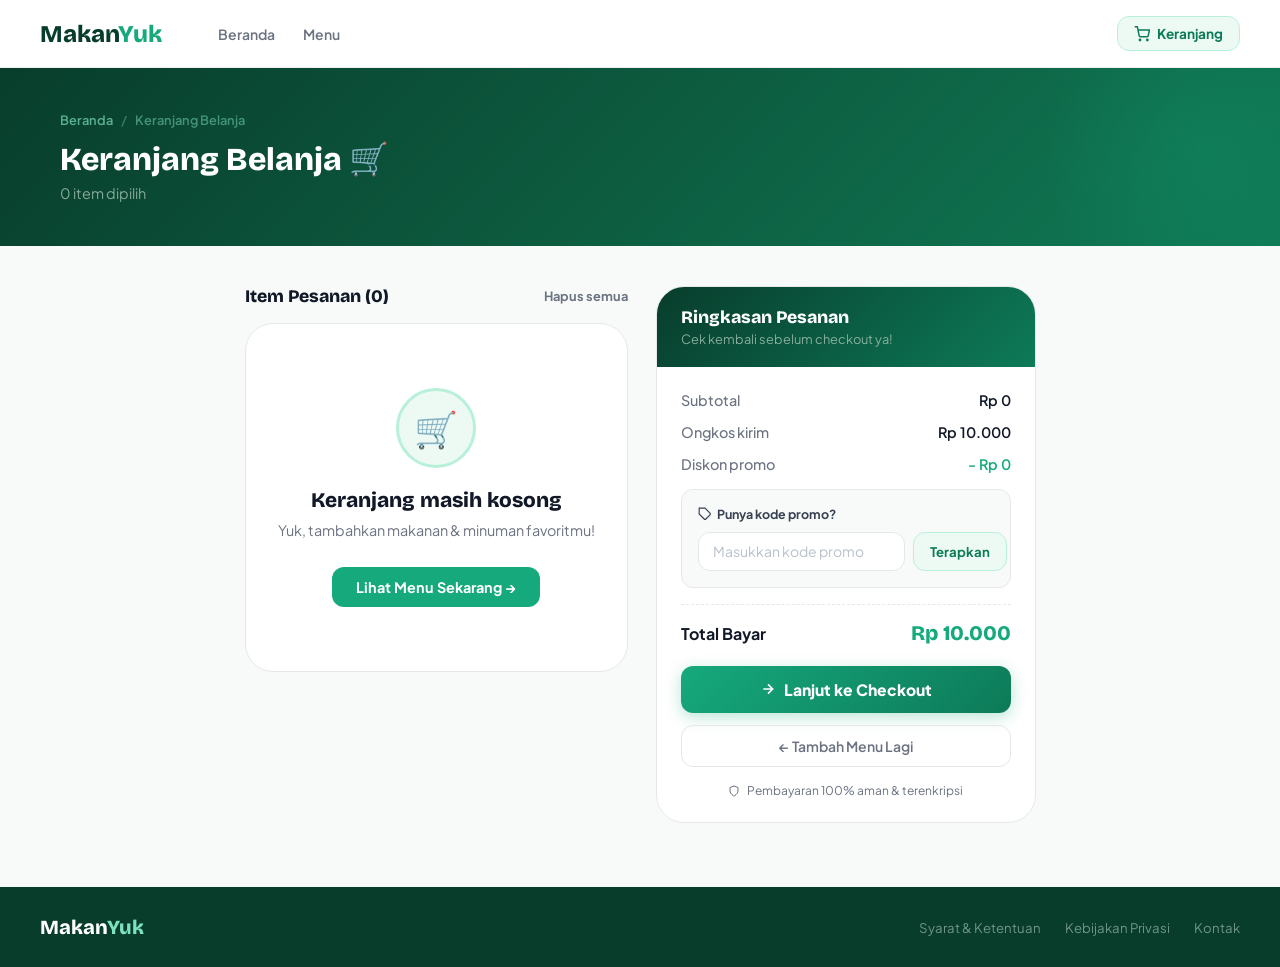
<file: cart_final.html>
<!DOCTYPE html>
<html lang="id">
<head>
<meta charset="UTF-8">
<meta name="viewport" content="width=device-width, initial-scale=1.0">
<title>Keranjang Belanja — MakanYuk</title>
<link href="https://fonts.googleapis.com/css2?family=Plus+Jakarta+Sans:wght@400;500;600;700;800&family=Bricolage+Grotesque:wght@400;600;700;800&display=swap" rel="stylesheet">
<style>
*{box-sizing:border-box;margin:0;padding:0}
:root{
  --brand:#16A97C;--brand-dark:#0D7A58;--brand-deep:#083D2C;
  --brand-light:#EDFAF4;--brand-mid:#7DE0BE;
  --accent:#FF6B35;--accent-soft:#FFF0EA;
  --text:#111827;--text2:#374151;--muted:#6B7280;
  --border:#E5E7EB;--bg:#F8FAF9;--white:#fff;
  --danger:#EF4444;--danger-soft:#FEE2E2;
  --r:12px;--r-lg:20px;--r-xl:28px;
  --font-h:'Bricolage Grotesque',sans-serif;
  --font-b:'Plus Jakarta Sans',sans-serif;
  --shadow:0 1px 4px rgba(0,0,0,.07);
  --shadow-md:0 6px 20px rgba(0,0,0,.09);
}
body{font-family:var(--font-b);color:var(--text);background:var(--bg);-webkit-font-smoothing:antialiased;min-height:100vh;display:flex;flex-direction:column}
a{text-decoration:none;color:inherit}
button{cursor:pointer;font-family:var(--font-b)}

/* ── NAV ── */
.nav{
  position:sticky;top:0;z-index:100;height:68px;
  background:rgba(255,255,255,.88);backdrop-filter:blur(14px);
  border-bottom:1px solid rgba(229,231,235,.7);
  display:flex;align-items:center;padding:0 2.5rem;gap:2rem;
}
.nav-logo{font-family:var(--font-h);font-size:1.5rem;font-weight:800;color:var(--brand-deep)}
.nav-logo em{color:var(--brand);font-style:normal}
.nav-links{display:flex;gap:1.75rem;list-style:none;flex:1;padding-left:1.5rem}
.nav-links a{font-size:.875rem;font-weight:600;color:var(--muted);transition:color .2s}
.nav-links a:hover{color:var(--brand)}
.nav-right{margin-left:auto;display:flex;align-items:center;gap:.75rem}
.nav-cart{
  position:relative;
  background:var(--brand-light);border:1.5px solid #b8f0da;
  border-radius:var(--r);padding:.5rem 1rem;
  display:flex;align-items:center;gap:.45rem;
  font-size:.85rem;font-weight:700;color:var(--brand-dark);
  transition:background .2s;
}
.nav-cart:hover{background:#d5f5eb}
.nav-badge{
  position:absolute;top:-7px;right:-7px;
  width:20px;height:20px;border-radius:50%;
  background:var(--accent);color:#fff;
  font-size:10px;font-weight:800;
  display:flex;align-items:center;justify-content:center;
  border:2px solid #fff;
}

/* ── PAGE HEADER ── */
.page-header{
  background:linear-gradient(135deg,#083D2C 0%,#0D5C40 50%,#0F7A55 100%);
  padding:2.75rem 2.5rem;position:relative;overflow:hidden;
}
.page-header::before{
  content:'';position:absolute;width:320px;height:320px;border-radius:50%;
  background:radial-gradient(circle,rgba(22,169,124,.2),transparent 70%);
  top:-80px;right:-80px;pointer-events:none;
}
.ph-inner{max-width:1160px;margin:0 auto}
.ph-breadcrumb{
  display:flex;align-items:center;gap:.5rem;
  font-size:.8rem;color:rgba(125,224,190,.7);margin-bottom:.75rem;font-weight:600;
}
.ph-breadcrumb a{color:rgba(125,224,190,.7);transition:color .2s}
.ph-breadcrumb a:hover{color:var(--brand-mid)}
.ph-breadcrumb span{opacity:.5}
.page-header h1{
  font-family:var(--font-h);font-size:2rem;font-weight:800;color:#fff;
  margin-bottom:.3rem;
}
.page-header p{font-size:.9rem;color:rgba(167,196,181,.8)}

/* ── LAYOUT ── */
.container{max-width:1160px;margin:0 auto;padding:0 2.5rem}
.cart-layout{
  display:grid;grid-template-columns:1fr 380px;
  gap:1.75rem;padding:2.5rem 0 4rem;
}
@media(max-width:900px){.cart-layout{grid-template-columns:1fr}}
@media(max-width:600px){.container{padding:0 1.25rem}}

/* ── CART ITEMS ── */
.cart-items{display:flex;flex-direction:column;gap:1rem}

.section-label{
  display:flex;align-items:center;justify-content:space-between;
  margin-bottom:1rem;
}
.section-label h2{font-family:var(--font-h);font-size:1.1rem;font-weight:800;color:var(--text)}
.clear-btn{
  font-size:.8rem;font-weight:700;color:var(--muted);
  background:none;border:none;cursor:pointer;transition:color .2s;
}
.clear-btn:hover{color:var(--danger)}

.cart-item{
  background:#fff;border:1px solid var(--border);
  border-radius:var(--r-lg);padding:1.25rem;
  display:flex;align-items:center;gap:1.1rem;
  transition:box-shadow .2s,transform .2s;
}
.cart-item:hover{box-shadow:var(--shadow-md);transform:translateY(-2px)}
.ci-emoji{
  width:70px;height:70px;flex-shrink:0;
  border-radius:14px;
  background:linear-gradient(135deg,#EDFAF4,#d0f5e8);
  display:flex;align-items:center;justify-content:center;
  font-size:2.1rem;
}
.ci-info{flex:1;min-width:0}
.ci-name{font-weight:700;font-size:.975rem;color:var(--text)}
.ci-price-unit{font-size:.8rem;color:var(--muted);margin-top:.15rem}
.ci-price-unit strong{color:var(--brand);font-weight:700}
.qty-ctrl{
  display:flex;align-items:center;gap:.5rem;margin-top:.65rem;
  background:var(--bg);border:1px solid var(--border);
  border-radius:20px;padding:3px;width:fit-content;
}
.qty-btn{
  width:28px;height:28px;border-radius:50%;
  border:none;background:#fff;
  font-size:1.1rem;font-weight:700;
  display:flex;align-items:center;justify-content:center;
  transition:background .2s,color .2s;color:var(--text2);
  box-shadow:0 1px 3px rgba(0,0,0,.08);
}
.qty-btn:hover{background:var(--brand);color:#fff}
.qty-val{
  font-weight:800;font-size:.9rem;
  min-width:28px;text-align:center;color:var(--text);
}
.ci-right{display:flex;flex-direction:column;align-items:flex-end;gap:.5rem}
.ci-total{font-family:var(--font-h);font-size:1.05rem;font-weight:800;color:var(--text)}
.ci-del{
  background:none;border:1px solid var(--border);border-radius:8px;
  color:#CBD5E1;font-size:.75rem;padding:4px 8px;
  transition:all .2s;display:flex;align-items:center;gap:4px;font-weight:600;
}
.ci-del:hover{background:var(--danger-soft);border-color:var(--danger);color:var(--danger)}

/* Empty cart */
.cart-empty{
  background:#fff;border:1px solid var(--border);
  border-radius:var(--r-xl);padding:4rem 2rem;text-align:center;
}
.empty-icon{
  width:80px;height:80px;border-radius:50%;
  background:var(--brand-light);border:3px solid #b8f0da;
  display:flex;align-items:center;justify-content:center;
  font-size:2.2rem;margin:0 auto 1.25rem;
}
.cart-empty h3{font-family:var(--font-h);font-size:1.3rem;font-weight:800;color:var(--text);margin-bottom:.5rem}
.cart-empty p{font-size:.9rem;color:var(--muted);margin-bottom:1.75rem}
.btn-menu{
  display:inline-flex;align-items:center;gap:.5rem;
  background:var(--brand);color:#fff;
  border:none;border-radius:var(--r);
  padding:.7rem 1.5rem;font-size:.9rem;font-weight:700;
  font-family:var(--font-b);cursor:pointer;
  transition:background .2s,transform .15s;
}
.btn-menu:hover{background:var(--brand-dark);transform:translateY(-1px)}

/* ── SUMMARY BOX ── */
.summary-wrap{position:sticky;top:84px;height:fit-content}
.summary-box{
  background:#fff;border:1px solid var(--border);
  border-radius:var(--r-xl);overflow:hidden;
}
.summary-header{
  background:linear-gradient(135deg,var(--brand-deep),var(--brand-dark));
  padding:1.25rem 1.5rem;
}
.summary-header h3{
  font-family:var(--font-h);font-size:1.1rem;font-weight:800;color:#fff;
}
.summary-header p{font-size:.8rem;color:rgba(167,196,181,.8);margin-top:.2rem}
.summary-body{padding:1.5rem}

.summary-row{
  display:flex;justify-content:space-between;align-items:center;
  font-size:.9rem;margin-bottom:.875rem;
}
.summary-row .label-s{color:var(--muted);font-weight:500}
.summary-row .val{color:var(--text);font-weight:600}
.val-green{color:var(--brand)!important}
.val-free{
  background:var(--brand-light);color:var(--brand-dark);
  padding:.2rem .65rem;border-radius:20px;
  font-size:.75rem;font-weight:800;
}

.promo-section{
  background:var(--bg);border:1px solid var(--border);
  border-radius:var(--r);padding:1rem;margin:1rem 0;
}
.promo-label{font-size:.78rem;font-weight:700;color:var(--text2);margin-bottom:.6rem;display:flex;align-items:center;gap:.35rem}
.promo-row{display:flex;gap:.5rem}
.promo-input{
  flex:1;padding:.6rem .875rem;
  border:1.5px solid var(--border);border-radius:var(--r);
  font-size:.875rem;font-family:var(--font-b);color:var(--text);
  background:#fff;outline:none;transition:border-color .2s,box-shadow .2s;
}
.promo-input:focus{border-color:var(--brand);box-shadow:0 0 0 3px rgba(22,169,124,.1)}
.promo-input::placeholder{color:#b8c1cc}
.promo-btn{
  background:var(--brand-light);color:var(--brand-dark);
  border:1.5px solid #b8f0da;border-radius:var(--r);
  padding:.6rem 1rem;font-size:.825rem;font-weight:700;
  font-family:var(--font-b);cursor:pointer;white-space:nowrap;
  transition:background .2s;
}
.promo-btn:hover{background:#c8f4e2}
.promo-result{font-size:.78rem;margin-top:.5rem;display:none}
.promo-ok{color:var(--brand);font-weight:600}
.promo-err{color:var(--danger);font-weight:600}

.summary-divider{border:none;border-top:1.5px dashed var(--border);margin:1rem 0}

.summary-total{
  display:flex;justify-content:space-between;align-items:center;
  margin-bottom:1.25rem;
}
.summary-total .tl{font-weight:700;font-size:1rem;color:var(--text)}
.summary-total .tv{
  font-family:var(--font-h);font-size:1.3rem;font-weight:800;color:var(--brand);
}

.btn-checkout{
  width:100%;padding:.875rem;
  background:linear-gradient(135deg,var(--brand),var(--brand-dark));
  color:#fff;border:none;border-radius:var(--r);
  font-size:.975rem;font-weight:800;font-family:var(--font-b);
  cursor:pointer;transition:opacity .2s,transform .15s;
  box-shadow:0 4px 16px rgba(22,169,124,.3);
  display:flex;align-items:center;justify-content:center;gap:.5rem;
}
.btn-checkout:hover{opacity:.92;transform:translateY(-1px)}
.btn-back{
  width:100%;padding:.7rem;margin-top:.75rem;
  background:transparent;color:var(--muted);
  border:1.5px solid var(--border);border-radius:var(--r);
  font-size:.875rem;font-weight:600;font-family:var(--font-b);
  cursor:pointer;transition:all .2s;
  display:flex;align-items:center;justify-content:center;gap:.4rem;
}
.btn-back:hover{border-color:var(--brand);color:var(--brand);background:var(--brand-light)}

.secure-note{
  display:flex;align-items:center;justify-content:center;gap:.4rem;
  margin-top:1rem;font-size:.75rem;color:var(--muted);
}

/* ── ALSO LIKE ── */
.also-like{margin-top:2rem}
.al-title{font-family:var(--font-h);font-size:1rem;font-weight:800;color:var(--text);margin-bottom:1rem}
.al-grid{display:grid;grid-template-columns:repeat(auto-fill,minmax(160px,1fr));gap:.875rem}
.al-card{
  background:#fff;border:1px solid var(--border);
  border-radius:var(--r-lg);overflow:hidden;cursor:pointer;
  transition:transform .2s,box-shadow .2s;
}
.al-card:hover{transform:translateY(-3px);box-shadow:var(--shadow-md)}
.al-img{
  height:90px;
  background:linear-gradient(135deg,#EDFAF4,#d0f5e8);
  display:flex;align-items:center;justify-content:center;font-size:2rem;
}
.al-body{padding:.75rem}
.al-name{font-weight:700;font-size:.8rem;color:var(--text);margin-bottom:.5rem}
.al-foot{display:flex;align-items:center;justify-content:space-between}
.al-price{font-weight:800;font-size:.85rem;color:var(--text)}
.al-add{
  width:26px;height:26px;border-radius:50%;
  background:var(--brand);color:#fff;border:none;
  font-size:1.1rem;display:flex;align-items:center;justify-content:center;
  transition:background .15s;
}
.al-add:hover{background:var(--brand-dark)}

/* ── TOAST ── */
.toast-wrap{position:fixed;bottom:1.5rem;right:1.5rem;z-index:9999;display:flex;flex-direction:column;gap:.5rem}
.toast{
  padding:.75rem 1.25rem;border-radius:var(--r);
  font-size:.875rem;font-weight:600;
  box-shadow:0 8px 24px rgba(0,0,0,.18);
  animation:fadeUp .3s ease;
}
.toast-ok{background:var(--brand-dark);color:#fff}
.toast-err{background:#991B1B;color:#fff}
@keyframes fadeUp{from{opacity:0;transform:translateY(10px)}to{opacity:1;transform:translateY(0)}}

/* ── FOOTER ── */
footer{
  background:var(--brand-deep);padding:1.75rem 2.5rem;margin-top:auto;
  display:flex;justify-content:space-between;align-items:center;flex-wrap:wrap;gap:1rem;
}
.footer-logo{font-family:var(--font-h);font-size:1.25rem;font-weight:800;color:#fff}
.footer-logo em{color:var(--brand-mid);font-style:normal}
.footer-links{display:flex;gap:1.5rem}
.footer-links a{font-size:.825rem;color:rgba(167,196,181,.65);transition:color .2s}
.footer-links a:hover{color:#fff}
</style>
</head>
<body>

<!-- NAV -->
<nav class="nav">
  <a href="index_final.html" class="nav-logo">Makan<em>Yuk</em></a>
  <ul class="nav-links">
    <li><a href="index_final.html">Beranda</a></li>
    <li><a href="index_final.html#menu">Menu</a></li>
  </ul>
  <div class="nav-right">
    <a href="cart_final.html" class="nav-cart">
      <svg width="16" height="16" fill="none" stroke="currentColor" stroke-width="2.2" viewBox="0 0 24 24">
        <circle cx="9" cy="21" r="1"/><circle cx="20" cy="21" r="1"/>
        <path d="M1 1h4l2.68 13.39a2 2 0 002 1.61h9.72a2 2 0 002-1.61L23 6H6"/>
      </svg>
      Keranjang
      <span class="nav-badge" id="nav-badge" style="display:none">0</span>
    </a>
  </div>
</nav>

<!-- PAGE HEADER -->
<div class="page-header">
  <div class="ph-inner">
    <div class="ph-breadcrumb">
      <a href="index_final.html">Beranda</a>
      <span>/</span>
      <span style="color:var(--brand-mid)">Keranjang Belanja</span>
    </div>
    <h1>Keranjang Belanja 🛒</h1>
    <p id="cart-count-label">0 item dipilih</p>
  </div>
</div>

<!-- MAIN -->
<div class="container">
  <div class="cart-layout">

    <!-- LEFT: ITEMS -->
    <div>
      <div class="section-label">
        <h2 id="items-heading">Item Pesanan</h2>
        <button class="clear-btn" onclick="clearAll()">Hapus semua</button>
      </div>
      <div class="cart-items" id="cart-items"></div>

      <!-- Mungkin suka -->
      <div class="also-like" id="also-like" style="display:none">
        <div class="al-title">Mungkin kamu juga suka 👀</div>
        <div class="al-grid" id="also-grid"></div>
      </div>
    </div>

    <!-- RIGHT: SUMMARY -->
    <div>
      <div class="summary-wrap">
        <div class="summary-box">
          <div class="summary-header">
            <h3>Ringkasan Pesanan</h3>
            <p>Cek kembali sebelum checkout ya!</p>
          </div>
          <div class="summary-body">
            <div class="summary-row">
              <span class="label-s">Subtotal</span>
              <span class="val" id="subtotal">Rp 0</span>
            </div>
            <div class="summary-row">
              <span class="label-s">Ongkos kirim</span>
              <span class="val" id="ongkir">Rp 10.000</span>
            </div>
            <div class="summary-row">
              <span class="label-s">Diskon promo</span>
              <span class="val val-green" id="diskon">- Rp 0</span>
            </div>

            <div class="promo-section">
              <div class="promo-label">
                <svg width="14" height="14" fill="none" stroke="currentColor" stroke-width="2" viewBox="0 0 24 24"><path d="M20.59 13.41l-7.17 7.17a2 2 0 01-2.83 0L2 12V2h10l8.59 8.59a2 2 0 010 2.82z"/><line x1="7" y1="7" x2="7.01" y2="7"/></svg>
                Punya kode promo?
              </div>
              <div class="promo-row">
                <input class="promo-input" type="text" placeholder="Masukkan kode promo" id="promo-code">
                <button class="promo-btn" onclick="applyPromo()">Terapkan</button>
              </div>
              <div class="promo-result" id="promo-result"></div>
            </div>

            <hr class="summary-divider">

            <div class="summary-total">
              <span class="tl">Total Bayar</span>
              <span class="tv" id="total">Rp 0</span>
            </div>

            <button class="btn-checkout" onclick="goCheckout()">
              <svg width="16" height="16" fill="none" stroke="currentColor" stroke-width="2.5" viewBox="0 0 24 24"><path d="M5 12h14M12 5l7 7-7 7"/></svg>
              Lanjut ke Checkout
            </button>
            <button class="btn-back" onclick="location.href='index_final.html'">
              ← Tambah Menu Lagi
            </button>

            <div class="secure-note">
              <svg width="12" height="12" fill="none" stroke="currentColor" stroke-width="2" viewBox="0 0 24 24"><path d="M12 22s8-4 8-10V5l-8-3-8 3v7c0 6 8 10 8 10z"/></svg>
              Pembayaran 100% aman & terenkripsi
            </div>
          </div>
        </div>
      </div>
    </div>

  </div>
</div>

<footer>
  <div class="footer-logo">Makan<em>Yuk</em></div>
  <div class="footer-links">
    <a href="#">Syarat & Ketentuan</a>
    <a href="#">Kebijakan Privasi</a>
    <a href="#">Kontak</a>
  </div>
</footer>

<div class="toast-wrap" id="toast-wrap"></div>

<script>
const SUGGESTIONS = [
  {id:3, name:"Mie Ayam Spesial",    price:22000, emoji:"🍜"},
  {id:5, name:"Es Matcha Latte",     price:22000, emoji:"🍵"},
  {id:7, name:"Pisang Goreng Keju",  price:10000, emoji:"🍌"},
  {id:10,name:"Es Krim Coklat",      price:12000, emoji:"🍫"},
];

let cart = JSON.parse(localStorage.getItem('makanyuk_cart') || '[]');
let discount = 0;

function fmtRp(n){ return 'Rp ' + n.toLocaleString('id-ID') }
function cartTotal(){ return cart.reduce((s,i) => s + i.price * i.qty, 0) }

function saveCart(){
  localStorage.setItem('makanyuk_cart', JSON.stringify(cart));
  updateNavBadge();
}
function updateNavBadge(){
  const t = cart.reduce((s,i) => s + i.qty, 0);
  const b = document.getElementById('nav-badge');
  if(b){ b.textContent = t; b.style.display = t > 0 ? 'flex' : 'none'; }
}

function toast(msg, type='ok'){
  const w = document.getElementById('toast-wrap');
  const t = document.createElement('div');
  t.className = 'toast toast-' + type;
  t.textContent = msg;
  w.appendChild(t);
  setTimeout(() => t.remove(), 2600);
}

function renderCart(){
  const container = document.getElementById('cart-items');
  const count = cart.reduce((s,i) => s + i.qty, 0);
  document.getElementById('cart-count-label').textContent = count + ' item dipilih';
  document.getElementById('items-heading').textContent = 'Item Pesanan (' + cart.length + ')';

  if(cart.length === 0){
    document.getElementById('also-like').style.display = 'none';
    container.innerHTML = `
      <div class="cart-empty">
        <div class="empty-icon">🛒</div>
        <h3>Keranjang masih kosong</h3>
        <p>Yuk, tambahkan makanan & minuman favoritmu!</p>
        <button class="btn-menu" onclick="location.href='index_final.html'">
          Lihat Menu Sekarang →
        </button>
      </div>`;
    updateSummary();
    return;
  }

  // Tampilkan saran produk yang belum di cart
  const cartIds = cart.map(i => i.id);
  const suggestions = SUGGESTIONS.filter(s => !cartIds.includes(s.id)).slice(0, 4);
  if(suggestions.length > 0){
    document.getElementById('also-like').style.display = 'block';
    document.getElementById('also-grid').innerHTML = suggestions.map(s => `
      <div class="al-card">
        <div class="al-img">${s.emoji}</div>
        <div class="al-body">
          <div class="al-name">${s.name}</div>
          <div class="al-foot">
            <span class="al-price">${fmtRp(s.price)}</span>
            <button class="al-add" onclick="addSuggestion(${s.id},'${s.name}',${s.price},'${s.emoji}')">+</button>
          </div>
        </div>
      </div>
    `).join('');
  } else {
    document.getElementById('also-like').style.display = 'none';
  }

  container.innerHTML = cart.map(item => `
    <div class="cart-item">
      <div class="ci-emoji">${item.img}</div>
      <div class="ci-info">
        <div class="ci-name">${item.name}</div>
        <div class="ci-price-unit">Harga satuan: <strong>${fmtRp(item.price)}</strong></div>
        <div class="qty-ctrl">
          <button class="qty-btn" onclick="changeQty(${item.id}, -1)">−</button>
          <span class="qty-val">${item.qty}</span>
          <button class="qty-btn" onclick="changeQty(${item.id}, 1)">+</button>
        </div>
      </div>
      <div class="ci-right">
        <div class="ci-total">${fmtRp(item.price * item.qty)}</div>
        <button class="ci-del" onclick="deleteItem(${item.id})">
          <svg width="11" height="11" fill="none" stroke="currentColor" stroke-width="2.5" viewBox="0 0 24 24"><line x1="18" y1="6" x2="6" y2="18"/><line x1="6" y1="6" x2="18" y2="18"/></svg>
          Hapus
        </button>
      </div>
    </div>
  `).join('');

  updateSummary();
}

function updateSummary(){
  const sub = cartTotal();
  const ongkir = sub >= 50000 ? 0 : 10000;
  const total = Math.max(0, sub + ongkir - discount);
  document.getElementById('subtotal').textContent = fmtRp(sub);
  const ongkirEl = document.getElementById('ongkir');
  if(ongkir === 0){
    ongkirEl.innerHTML = '<span class="val-free">Gratis ✓</span>';
  } else {
    ongkirEl.textContent = fmtRp(ongkir);
    ongkirEl.className = 'val';
  }
  document.getElementById('diskon').textContent = '- ' + fmtRp(discount);
  document.getElementById('total').textContent = fmtRp(total);
}

function changeQty(id, delta){
  const item = cart.find(i => i.id === id);
  if(!item) return;
  const newQty = item.qty + delta;
  if(newQty <= 0){ deleteItem(id); return; }
  item.qty = newQty;
  saveCart();
  renderCart();
}

function deleteItem(id){
  cart = cart.filter(i => i.id !== id);
  saveCart();
  renderCart();
  toast('Item dihapus dari keranjang');
}

function clearAll(){
  if(!cart.length) return;
  if(!confirm('Hapus semua item dari keranjang?')) return;
  cart = [];
  saveCart();
  renderCart();
  toast('Keranjang dikosongkan');
}

function addSuggestion(id, name, price, emoji){
  const ex = cart.find(i => i.id === id);
  if(ex) ex.qty++;
  else cart.push({id, name, price, img: emoji, qty: 1});
  saveCart();
  renderCart();
  toast(emoji + ' ' + name + ' ditambahkan!');
}

function applyPromo(){
  const code = document.getElementById('promo-code').value.trim().toUpperCase();
  const resultEl = document.getElementById('promo-result');
  resultEl.style.display = 'block';
  if(code === 'MAKANYUK10'){
    discount = Math.round(cartTotal() * 0.1);
    resultEl.className = 'promo-result promo-ok';
    resultEl.textContent = '✓ Promo berhasil! Diskon 10% diterapkan';
    toast('Promo MAKANYUK10 berhasil!');
  } else if(code === 'MAKANYUK20'){
    discount = Math.round(cartTotal() * 0.2);
    resultEl.className = 'promo-result promo-ok';
    resultEl.textContent = '✓ Promo berhasil! Diskon 20% diterapkan';
    toast('Promo MAKANYUK20 berhasil!');
  } else {
    discount = 0;
    resultEl.className = 'promo-result promo-err';
    resultEl.textContent = '✗ Kode promo tidak valid atau sudah kadaluarsa';
    toast('Kode promo tidak valid', 'err');
  }
  updateSummary();
}

function goCheckout(){
  if(!cart.length) return toast('Keranjang masih kosong', 'err');
  const user = JSON.parse(localStorage.getItem('makanyuk_user') || 'null');
  if(!user){
    toast('Silakan login terlebih dahulu', 'err');
    setTimeout(() => location.href = 'login_final.html', 1200);
    return;
  }
  toast('Mengarahkan ke halaman checkout...');
  setTimeout(() => location.href = 'checkout.html', 1000);
}

updateNavBadge();
renderCart();
</script>
</body>
</html>
</file>
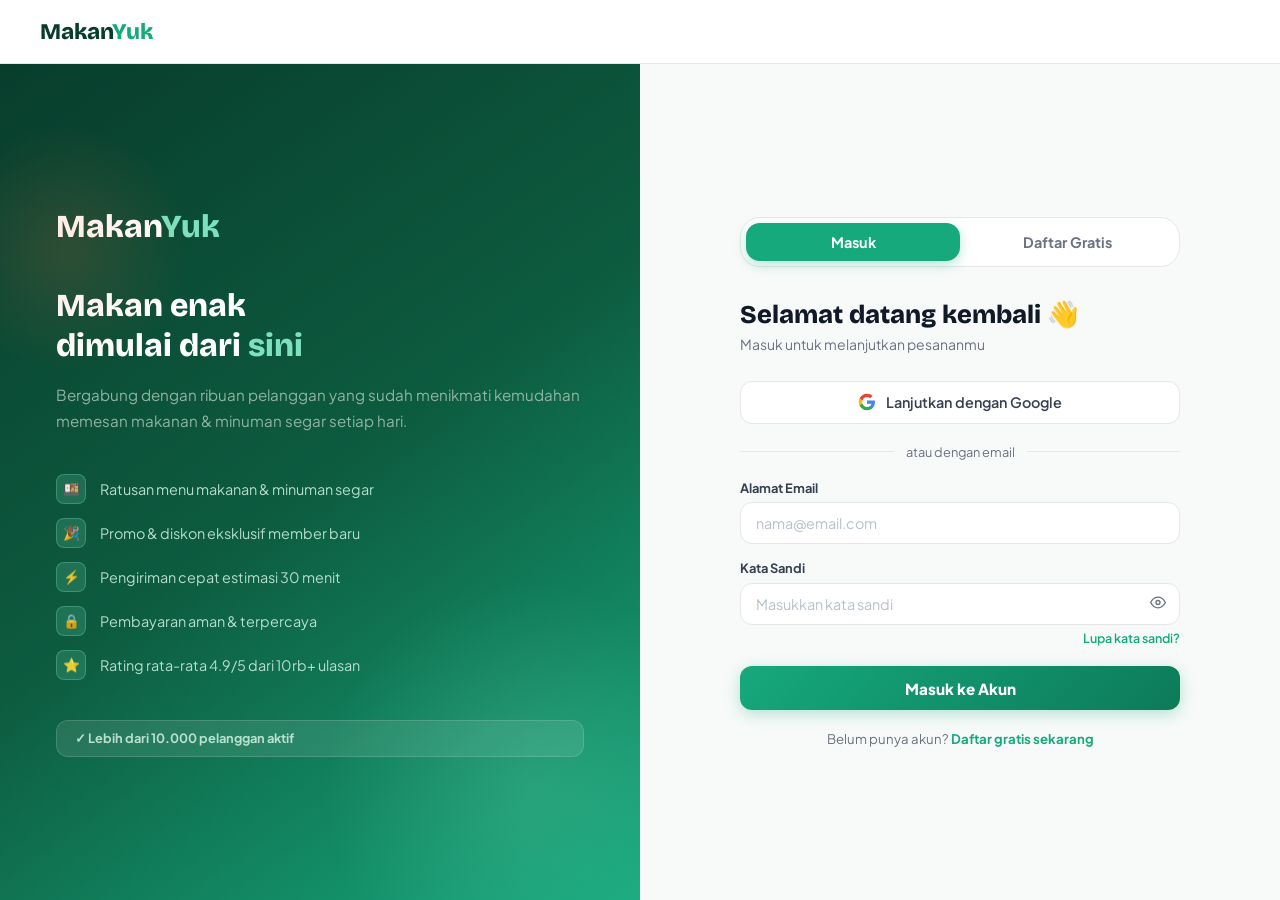
<file: login.html>
<!DOCTYPE html>
<html lang="id">
<head>
<meta charset="UTF-8">
<meta name="viewport" content="width=device-width, initial-scale=1.0">
<title>Masuk / Daftar — MakanYuk</title>
<link href="https://fonts.googleapis.com/css2?family=Plus+Jakarta+Sans:wght@400;500;600;700;800&family=Bricolage+Grotesque:wght@400;600;700;800&display=swap" rel="stylesheet">
<style>
*{box-sizing:border-box;margin:0;padding:0}
:root{
  --brand:#16A97C;--brand-dark:#0D7A58;--brand-deep:#083D2C;
  --brand-light:#EDFAF4;--brand-mid:#7DE0BE;
  --accent:#FF6B35;--accent2:#7C3AED;
  --text:#111827;--text2:#374151;--muted:#6B7280;
  --border:#E5E7EB;--bg:#F8FAF9;--white:#fff;
  --r:12px;--r-lg:20px;
  --font-h:'Bricolage Grotesque',sans-serif;
  --font-b:'Plus Jakarta Sans',sans-serif;
}
body{font-family:var(--font-b);color:var(--text);background:var(--bg);-webkit-font-smoothing:antialiased;min-height:100vh;display:flex;flex-direction:column}
a{text-decoration:none;color:inherit}
button{cursor:pointer;font-family:var(--font-b)}

.nav{height:64px;display:flex;align-items:center;padding:0 2.5rem;background:#fff;border-bottom:1px solid var(--border)}
.nav-logo{font-family:var(--font-h);font-size:1.4rem;font-weight:800;color:var(--brand-deep)}
.nav-logo em{color:var(--brand);font-style:normal}

.auth-wrap{flex:1;display:grid;grid-template-columns:1fr 1fr}
@media(max-width:768px){.auth-wrap{grid-template-columns:1fr}.left-panel{display:none}}

/* Left */
.left-panel{
  background:linear-gradient(145deg,#083D2C 0%,#0D5C40 50%,#16A97C 100%);
  display:flex;flex-direction:column;justify-content:center;
  padding:3.5rem;position:relative;overflow:hidden;
}
.left-panel::before{
  content:'';position:absolute;
  width:420px;height:420px;border-radius:50%;
  background:radial-gradient(circle,rgba(125,224,190,.2),transparent 70%);
  bottom:-100px;right:-100px;pointer-events:none;
}
.left-panel::after{
  content:'';position:absolute;
  width:250px;height:250px;border-radius:50%;
  background:radial-gradient(circle,rgba(255,107,53,.15),transparent 70%);
  top:60px;left:-60px;pointer-events:none;
}
.lp-logo{font-family:var(--font-h);font-size:2rem;font-weight:800;color:#fff;margin-bottom:2.5rem}
.lp-logo em{color:var(--brand-mid);font-style:normal}
.lp-heading{font-family:var(--font-h);font-size:2rem;font-weight:800;color:#fff;line-height:1.25;margin-bottom:1rem}
.lp-heading span{color:var(--brand-mid)}
.lp-desc{color:rgba(167,196,181,.85);font-size:.95rem;line-height:1.7;margin-bottom:2.5rem}
.lp-features{list-style:none;display:flex;flex-direction:column;gap:.875rem}
.lp-feat{display:flex;align-items:center;gap:.875rem;color:rgba(200,235,220,.9);font-size:.9rem}
.feat-icon{
  width:30px;height:30px;border-radius:8px;flex-shrink:0;
  background:rgba(125,224,190,.18);border:1px solid rgba(125,224,190,.3);
  display:flex;align-items:center;justify-content:center;font-size:.85rem;
}
.lp-badge{
  display:inline-flex;align-items:center;gap:.5rem;
  background:rgba(255,255,255,.1);border:1px solid rgba(255,255,255,.15);
  border-radius:var(--r);padding:.6rem 1.1rem;
  margin-top:2.5rem;font-size:.8rem;font-weight:700;color:rgba(200,235,220,.9);
}

/* Right */
.right-panel{display:flex;align-items:center;justify-content:center;padding:2.5rem;background:var(--bg)}
.auth-box{width:100%;max-width:440px}

.tab-switch{
  display:flex;background:#fff;border:1px solid var(--border);
  border-radius:var(--r-lg);padding:5px;margin-bottom:2rem;
}
.tab-btn{
  flex:1;padding:.65rem;border:none;
  background:transparent;border-radius:14px;
  font-size:.9rem;font-weight:700;color:var(--muted);cursor:pointer;transition:all .2s;
}
.tab-btn.active{background:var(--brand);color:#fff;box-shadow:0 4px 12px rgba(22,169,124,.3)}

.auth-form{display:none}
.auth-form.show{display:block}

.form-head{margin-bottom:1.75rem}
.form-head h2{font-family:var(--font-h);font-size:1.6rem;font-weight:800;color:var(--text)}
.form-head p{font-size:.875rem;color:var(--muted);margin-top:.3rem}

.form-group{margin-bottom:1rem}
.form-label{display:block;font-size:.8rem;font-weight:700;color:var(--text2);margin-bottom:.4rem}
.form-input{
  width:100%;padding:.7rem .95rem;
  border:1.5px solid var(--border);border-radius:var(--r);
  font-size:.9rem;font-family:var(--font-b);color:var(--text);
  background:#fff;outline:none;transition:border-color .2s,box-shadow .2s;
}
.form-input:focus{border-color:var(--brand);box-shadow:0 0 0 3px rgba(22,169,124,.1)}
.form-input::placeholder{color:#b8c1cc}
.input-wrap{position:relative}
.input-wrap .form-input{padding-right:2.75rem}
.eye-btn{
  position:absolute;right:.85rem;top:50%;transform:translateY(-50%);
  background:none;border:none;color:var(--muted);cursor:pointer;padding:0;
}
.form-error{font-size:.775rem;color:#DC2626;margin-top:.3rem;display:none}

.forgot{font-size:.78rem;color:var(--brand);text-align:right;display:block;margin-top:.3rem;font-weight:600}
.forgot:hover{text-decoration:underline}

.btn-submit{
  width:100%;padding:.8rem;margin-top:.25rem;
  background:linear-gradient(135deg,var(--brand),var(--brand-dark));
  color:#fff;border:none;border-radius:var(--r);
  font-size:.95rem;font-weight:800;font-family:var(--font-b);
  cursor:pointer;transition:opacity .2s,transform .15s;
  box-shadow:0 4px 16px rgba(22,169,124,.3);
}
.btn-submit:hover{opacity:.92;transform:translateY(-1px)}

.divider{display:flex;align-items:center;gap:.75rem;margin:1.25rem 0;font-size:.8rem;color:var(--muted)}
.divider::before,.divider::after{content:'';flex:1;height:1px;background:var(--border)}

.google-btn{
  width:100%;padding:.7rem;
  background:#fff;border:1.5px solid var(--border);
  border-radius:var(--r);font-size:.9rem;font-weight:600;
  font-family:var(--font-b);color:var(--text2);cursor:pointer;
  display:flex;align-items:center;justify-content:center;gap:.6rem;
  transition:background .2s,border-color .2s;
}
.google-btn:hover{background:var(--bg);border-color:#c5cad3}

.switch-note{text-align:center;font-size:.825rem;color:var(--muted);margin-top:1.25rem}
.switch-note a{color:var(--brand);font-weight:700;cursor:pointer}
.switch-note a:hover{text-decoration:underline}

.alert{padding:.85rem 1rem;border-radius:var(--r);font-size:.875rem;margin-bottom:1rem}
.alert-ok{background:var(--brand-light);color:var(--brand-dark);border:1px solid #b8f0da}
.alert-err{background:#FEE2E2;color:#991B1B;border:1px solid #FECACA}

.grid-2{display:grid;grid-template-columns:1fr 1fr;gap:.85rem}
@media(max-width:400px){.grid-2{grid-template-columns:1fr}}
</style>
</head>
<body>

<nav class="nav">
  <a href="index_final.html" class="nav-logo">Makan<em>Yuk</em></a>
</nav>

<div class="auth-wrap">
  <!-- LEFT PANEL -->
  <div class="left-panel">
    <div class="lp-logo">Makan<em>Yuk</em></div>
    <h2 class="lp-heading">Makan enak<br>dimulai dari <span>sini</span></h2>
    <p class="lp-desc">Bergabung dengan ribuan pelanggan yang sudah menikmati kemudahan memesan makanan & minuman segar setiap hari.</p>
    <ul class="lp-features">
      <li class="lp-feat"><div class="feat-icon">🍱</div>Ratusan menu makanan & minuman segar</li>
      <li class="lp-feat"><div class="feat-icon">🎉</div>Promo & diskon eksklusif member baru</li>
      <li class="lp-feat"><div class="feat-icon">⚡</div>Pengiriman cepat estimasi 30 menit</li>
      <li class="lp-feat"><div class="feat-icon">🔒</div>Pembayaran aman & terpercaya</li>
      <li class="lp-feat"><div class="feat-icon">⭐</div>Rating rata-rata 4.9/5 dari 10rb+ ulasan</li>
    </ul>
    <div class="lp-badge">
      ✓ Lebih dari 10.000 pelanggan aktif
    </div>
  </div>

  <!-- RIGHT PANEL -->
  <div class="right-panel">
    <div class="auth-box">

      <div class="tab-switch">
        <button class="tab-btn active" id="tab-masuk" onclick="gotoTab('masuk')">Masuk</button>
        <button class="tab-btn" id="tab-daftar" onclick="gotoTab('daftar')">Daftar Gratis</button>
      </div>

      <div id="alert-box"></div>

      <!-- LOGIN -->
      <div class="auth-form show" id="form-masuk">
        <div class="form-head">
          <h2>Selamat datang kembali 👋</h2>
          <p>Masuk untuk melanjutkan pesananmu</p>
        </div>

        <button class="google-btn" type="button">
          <svg width="18" height="18" viewBox="0 0 24 24"><path fill="#4285F4" d="M22.56 12.25c0-.78-.07-1.53-.2-2.25H12v4.26h5.92c-.26 1.37-1.04 2.53-2.21 3.31v2.77h3.57c2.08-1.92 3.28-4.74 3.28-8.09z"/><path fill="#34A853" d="M12 23c2.97 0 5.46-.98 7.28-2.66l-3.57-2.77c-.98.66-2.23 1.06-3.71 1.06-2.86 0-5.29-1.93-6.16-4.53H2.18v2.84C3.99 20.53 7.7 23 12 23z"/><path fill="#FBBC05" d="M5.84 14.09c-.22-.66-.35-1.36-.35-2.09s.13-1.43.35-2.09V7.07H2.18C1.43 8.55 1 10.22 1 12s.43 3.45 1.18 4.93l2.85-2.22.81-.62z"/><path fill="#EA4335" d="M12 5.38c1.62 0 3.06.56 4.21 1.64l3.15-3.15C17.45 2.09 14.97 1 12 1 7.7 1 3.99 3.47 2.18 7.07l3.66 2.84c.87-2.6 3.3-4.53 6.16-4.53z"/></svg>
          Lanjutkan dengan Google
        </button>

        <div class="divider">atau dengan email</div>

        <div class="form-group">
          <label class="form-label">Alamat Email</label>
          <input type="email" class="form-input" id="login-email" placeholder="nama@email.com">
        </div>
        <div class="form-group">
          <label class="form-label">Kata Sandi</label>
          <div class="input-wrap">
            <input type="password" class="form-input" id="login-pass" placeholder="Masukkan kata sandi">
            <button class="eye-btn" onclick="toggleEye('login-pass',this)" type="button">
              <svg width="16" height="16" fill="none" stroke="currentColor" stroke-width="2" viewBox="0 0 24 24"><path d="M1 12s4-8 11-8 11 8 11 8-4 8-11 8-11-8-11-8z"/><circle cx="12" cy="12" r="3"/></svg>
            </button>
          </div>
          <a href="#" class="forgot">Lupa kata sandi?</a>
        </div>
        <button class="btn-submit" onclick="doLogin()">Masuk ke Akun</button>
        <p class="switch-note">Belum punya akun? <a onclick="gotoTab('daftar')">Daftar gratis sekarang</a></p>
      </div>

      <!-- REGISTER -->
      <div class="auth-form" id="form-daftar">
        <div class="form-head">
          <h2>Buat Akun Baru 🎉</h2>
          <p>Nikmati promo eksklusif member baru MakanYuk</p>
        </div>

        <div class="grid-2">
          <div class="form-group">
            <label class="form-label">Nama Depan</label>
            <input type="text" class="form-input" id="reg-fname" placeholder="Nama depan">
          </div>
          <div class="form-group">
            <label class="form-label">Nama Belakang</label>
            <input type="text" class="form-input" id="reg-lname" placeholder="Nama belakang">
          </div>
        </div>
        <div class="form-group">
          <label class="form-label">Alamat Email</label>
          <input type="email" class="form-input" id="reg-email" placeholder="nama@email.com">
        </div>
        <div class="form-group">
          <label class="form-label">Nomor HP (WhatsApp)</label>
          <input type="tel" class="form-input" id="reg-phone" placeholder="08xxxxxxxxxx">
        </div>
        <div class="form-group">
          <label class="form-label">Kata Sandi</label>
          <div class="input-wrap">
            <input type="password" class="form-input" id="reg-pass" placeholder="Min. 8 karakter">
            <button class="eye-btn" onclick="toggleEye('reg-pass',this)" type="button">
              <svg width="16" height="16" fill="none" stroke="currentColor" stroke-width="2" viewBox="0 0 24 24"><path d="M1 12s4-8 11-8 11 8 11 8-4 8-11 8-11-8-11-8z"/><circle cx="12" cy="12" r="3"/></svg>
            </button>
          </div>
        </div>
        <div class="form-group">
          <label class="form-label">Konfirmasi Kata Sandi</label>
          <input type="password" class="form-input" id="reg-confirm" placeholder="Ulangi kata sandi">
          <div class="form-error" id="err-confirm">Kata sandi tidak cocok</div>
        </div>
        <button class="btn-submit" onclick="doRegister()">Buat Akun Sekarang</button>
        <p class="switch-note">Sudah punya akun? <a onclick="gotoTab('masuk')">Masuk di sini</a></p>
      </div>

    </div>
  </div>
</div>

<script>
function gotoTab(tab){
  ['masuk','daftar'].forEach(t=>{
    document.getElementById('tab-'+t).classList.toggle('active',t===tab);
    document.getElementById('form-'+t).classList.toggle('show',t===tab);
  });
  document.getElementById('alert-box').innerHTML='';
}
function toggleEye(id,btn){
  const el=document.getElementById(id);
  el.type=el.type==='password'?'text':'password';
}
function showAlert(msg,type='ok'){
  document.getElementById('alert-box').innerHTML=`<div class="alert alert-${type}">${msg}</div>`;
}
function doLogin(){
  const email=document.getElementById('login-email').value.trim();
  const pass=document.getElementById('login-pass').value;
  if(!email||!pass)return showAlert('Email dan kata sandi wajib diisi.','err');
  localStorage.setItem('makanyuk_user',JSON.stringify({name:email.split('@')[0],email,role:'customer'}));
  showAlert('Login berhasil! Mengalihkan ke beranda...','ok');
  setTimeout(()=>location.href='index_final.html',1200);
}
function doRegister(){
  const fn=document.getElementById('reg-fname').value.trim();
  const ln=document.getElementById('reg-lname').value.trim();
  const em=document.getElementById('reg-email').value.trim();
  const ph=document.getElementById('reg-phone').value.trim();
  const pw=document.getElementById('reg-pass').value;
  const cf=document.getElementById('reg-confirm').value;
  document.getElementById('err-confirm').style.display='none';
  if(!fn||!em||!ph||!pw)return showAlert('Semua field wajib diisi.','err');
  if(pw.length<8)return showAlert('Kata sandi minimal 8 karakter.','err');
  if(pw!==cf){document.getElementById('err-confirm').style.display='block';return;}
  localStorage.setItem('makanyuk_user',JSON.stringify({name:fn+' '+ln,email:em,phone:ph,role:'customer'}));
  showAlert('Akun berhasil dibuat! Mengalihkan...','ok');
  setTimeout(()=>location.href='index_final.html',1200);
}
if(location.hash==='#register')gotoTab('daftar');
</script>
</body>
</html>
</file>
